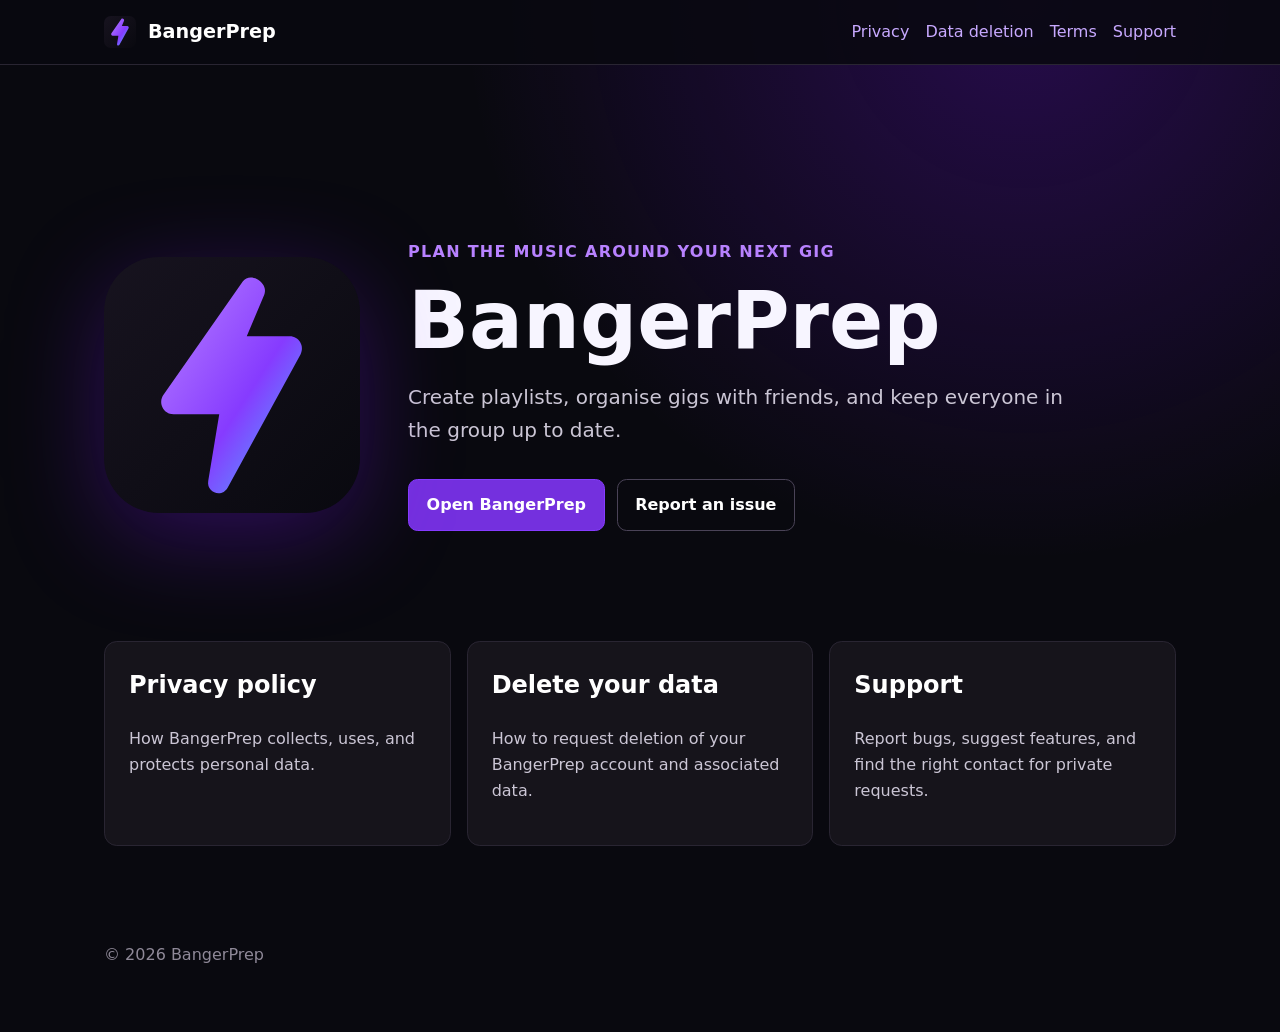
<file: index.html>
<!doctype html>
<html lang="en">
  <head>
    <meta charset="utf-8">
    <meta name="viewport" content="width=device-width, initial-scale=1">
    <meta name="description" content="BangerPrep support, privacy, and account information.">
    <title>BangerPrep</title>
    <link rel="icon" href="assets/app-icon.svg">
    <link rel="stylesheet" href="assets/styles.css">
  </head>
  <body>
    <header>
      <nav aria-label="Main navigation">
        <a class="brand" href="index.html">
          <img src="assets/app-icon.svg" alt="">
          BangerPrep
        </a>
        <div>
          <a href="privacy.html">Privacy</a>
          <a href="data-deletion.html">Data deletion</a>
          <a href="terms.html">Terms</a>
          <a href="support.html">Support</a>
        </div>
      </nav>
    </header>
    <main>
      <section class="hero">
        <img src="assets/app-icon.svg" alt="BangerPrep icon">
        <div>
          <p class="eyebrow">Plan the music around your next gig</p>
          <h1>BangerPrep</h1>
          <p>Create playlists, organise gigs with friends, and keep everyone in the group up to date.</p>
          <div class="actions">
            <a class="button primary" href="https://bangerprep-api.fly.dev/">Open BangerPrep</a>
            <a class="button" href="https://github.com/ljones140/bangerprep/issues">Report an issue</a>
          </div>
        </div>
      </section>
      <section class="cards" aria-label="Information">
        <a class="card" href="privacy.html">
          <h2>Privacy policy</h2>
          <p>How BangerPrep collects, uses, and protects personal data.</p>
        </a>
        <a class="card" href="data-deletion.html">
          <h2>Delete your data</h2>
          <p>How to request deletion of your BangerPrep account and associated data.</p>
        </a>
        <a class="card" href="support.html">
          <h2>Support</h2>
          <p>Report bugs, suggest features, and find the right contact for private requests.</p>
        </a>
      </section>
    </main>
    <footer>
      <p>&copy; 2026 BangerPrep</p>
    </footer>
  </body>
</html>
</file>
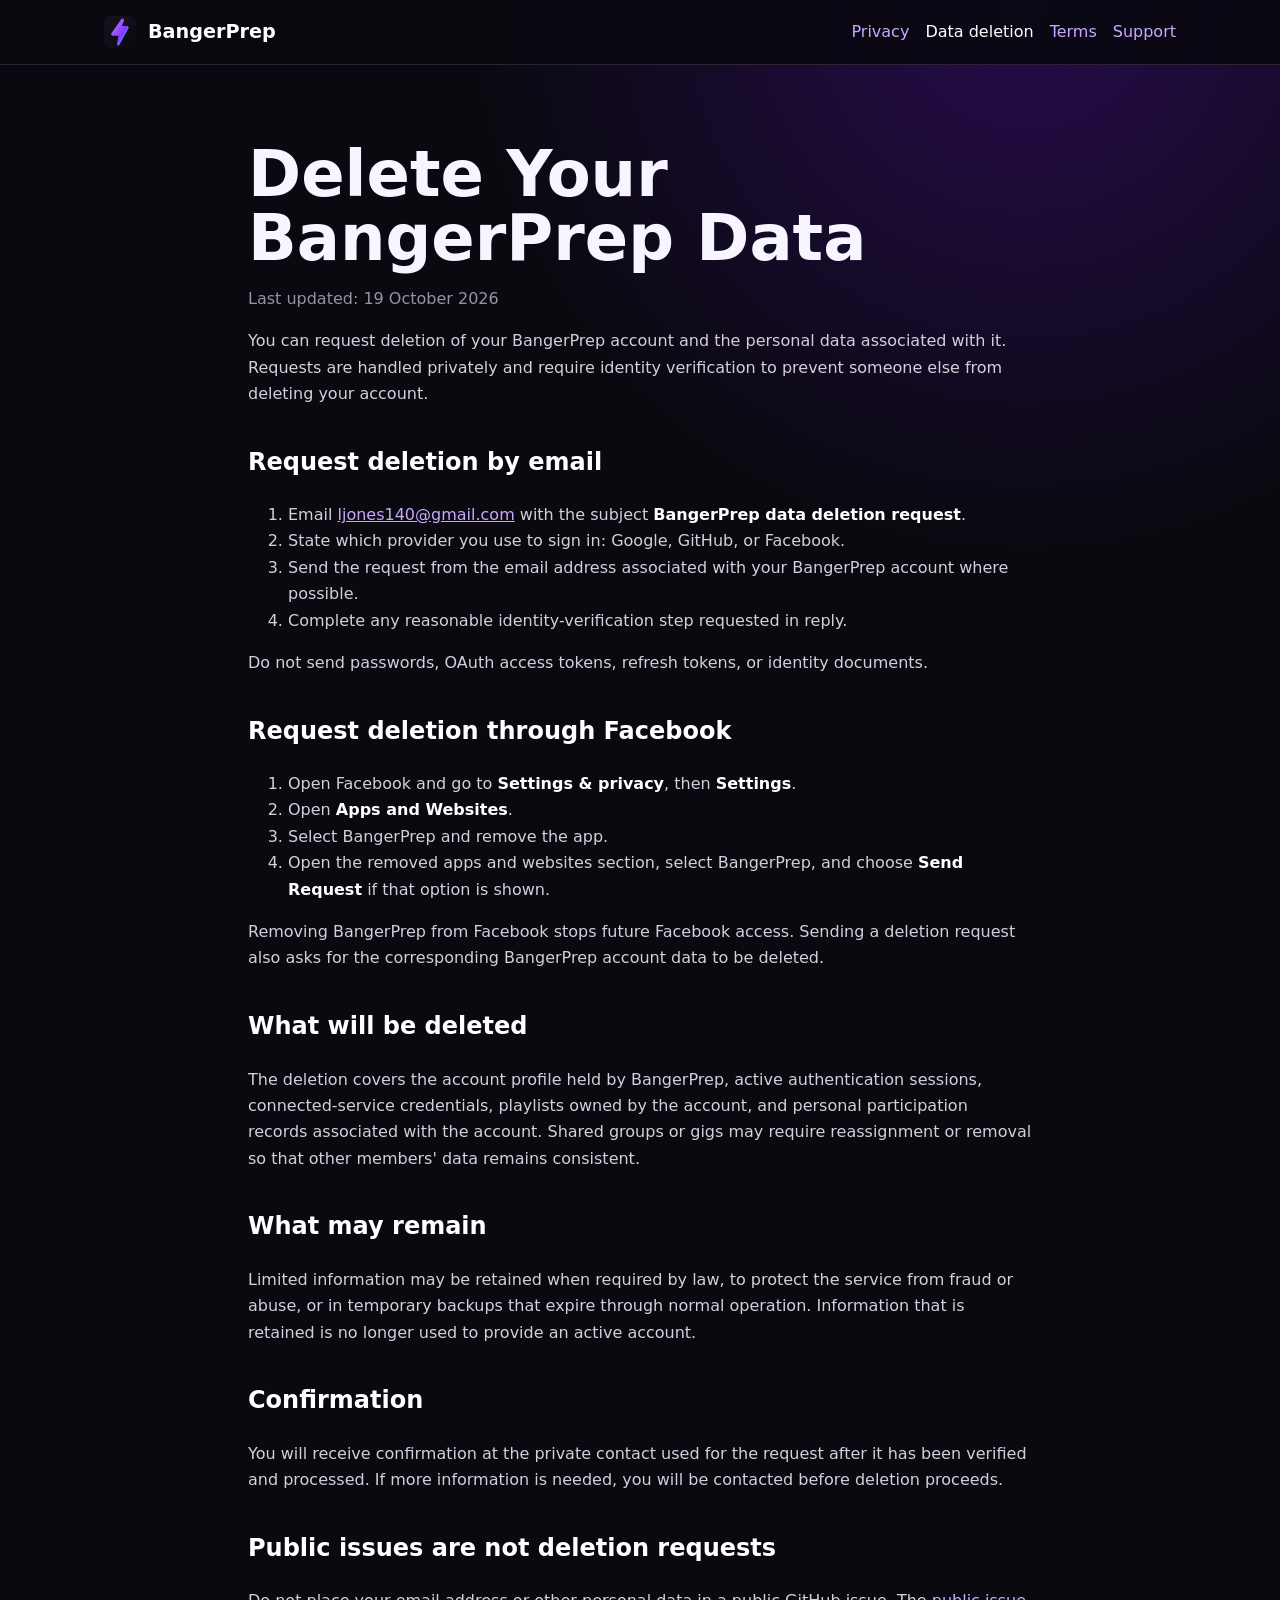
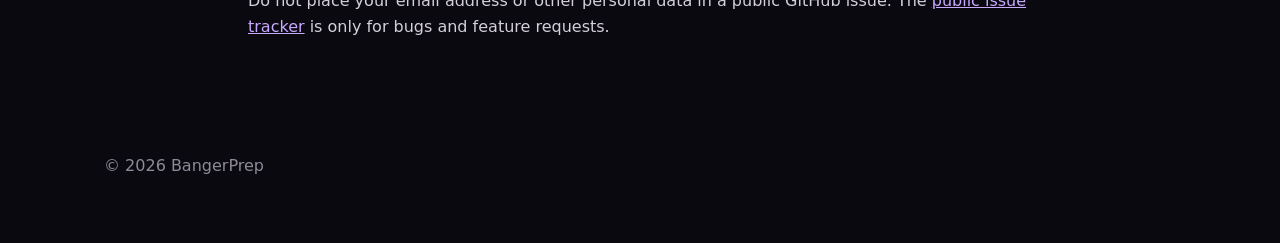
<file: data-deletion.html>
<!doctype html>
<html lang="en">
  <head>
    <meta charset="utf-8">
    <meta name="viewport" content="width=device-width, initial-scale=1">
    <meta name="description" content="Instructions for deleting your BangerPrep account and data.">
    <title>Data Deletion | BangerPrep</title>
    <link rel="icon" href="assets/app-icon.svg">
    <link rel="stylesheet" href="assets/styles.css">
  </head>
  <body>
    <header>
      <nav aria-label="Main navigation">
        <a class="brand" href="index.html">
          <img src="assets/app-icon.svg" alt="">
          BangerPrep
        </a>
        <div>
          <a href="privacy.html">Privacy</a>
          <a aria-current="page" href="data-deletion.html">Data deletion</a>
          <a href="terms.html">Terms</a>
          <a href="support.html">Support</a>
        </div>
      </nav>
    </header>
    <main class="document">
      <h1>Delete Your BangerPrep Data</h1>
      <p class="updated">Last updated: 19 October 2026</p>

      <p>You can request deletion of your BangerPrep account and the personal data associated with it. Requests are handled privately and require identity verification to prevent someone else from deleting your account.</p>

      <h2>Request deletion by email</h2>
      <ol>
        <li>Email <a href="mailto:ljones140@gmail.com?subject=BangerPrep%20data%20deletion%20request">ljones140@gmail.com</a> with the subject <strong>BangerPrep data deletion request</strong>.</li>
        <li>State which provider you use to sign in: Google, GitHub, or Facebook.</li>
        <li>Send the request from the email address associated with your BangerPrep account where possible.</li>
        <li>Complete any reasonable identity-verification step requested in reply.</li>
      </ol>
      <p>Do not send passwords, OAuth access tokens, refresh tokens, or identity documents.</p>

      <h2>Request deletion through Facebook</h2>
      <ol>
        <li>Open Facebook and go to <strong>Settings &amp; privacy</strong>, then <strong>Settings</strong>.</li>
        <li>Open <strong>Apps and Websites</strong>.</li>
        <li>Select BangerPrep and remove the app.</li>
        <li>Open the removed apps and websites section, select BangerPrep, and choose <strong>Send Request</strong> if that option is shown.</li>
      </ol>
      <p>Removing BangerPrep from Facebook stops future Facebook access. Sending a deletion request also asks for the corresponding BangerPrep account data to be deleted.</p>

      <h2>What will be deleted</h2>
      <p>The deletion covers the account profile held by BangerPrep, active authentication sessions, connected-service credentials, playlists owned by the account, and personal participation records associated with the account. Shared groups or gigs may require reassignment or removal so that other members' data remains consistent.</p>

      <h2>What may remain</h2>
      <p>Limited information may be retained when required by law, to protect the service from fraud or abuse, or in temporary backups that expire through normal operation. Information that is retained is no longer used to provide an active account.</p>

      <h2>Confirmation</h2>
      <p>You will receive confirmation at the private contact used for the request after it has been verified and processed. If more information is needed, you will be contacted before deletion proceeds.</p>

      <h2>Public issues are not deletion requests</h2>
      <p>Do not place your email address or other personal data in a public GitHub issue. The <a href="https://github.com/ljones140/bangerprep/issues">public issue tracker</a> is only for bugs and feature requests.</p>
    </main>
    <footer>
      <p>&copy; 2026 BangerPrep</p>
    </footer>
  </body>
</html>
</file>
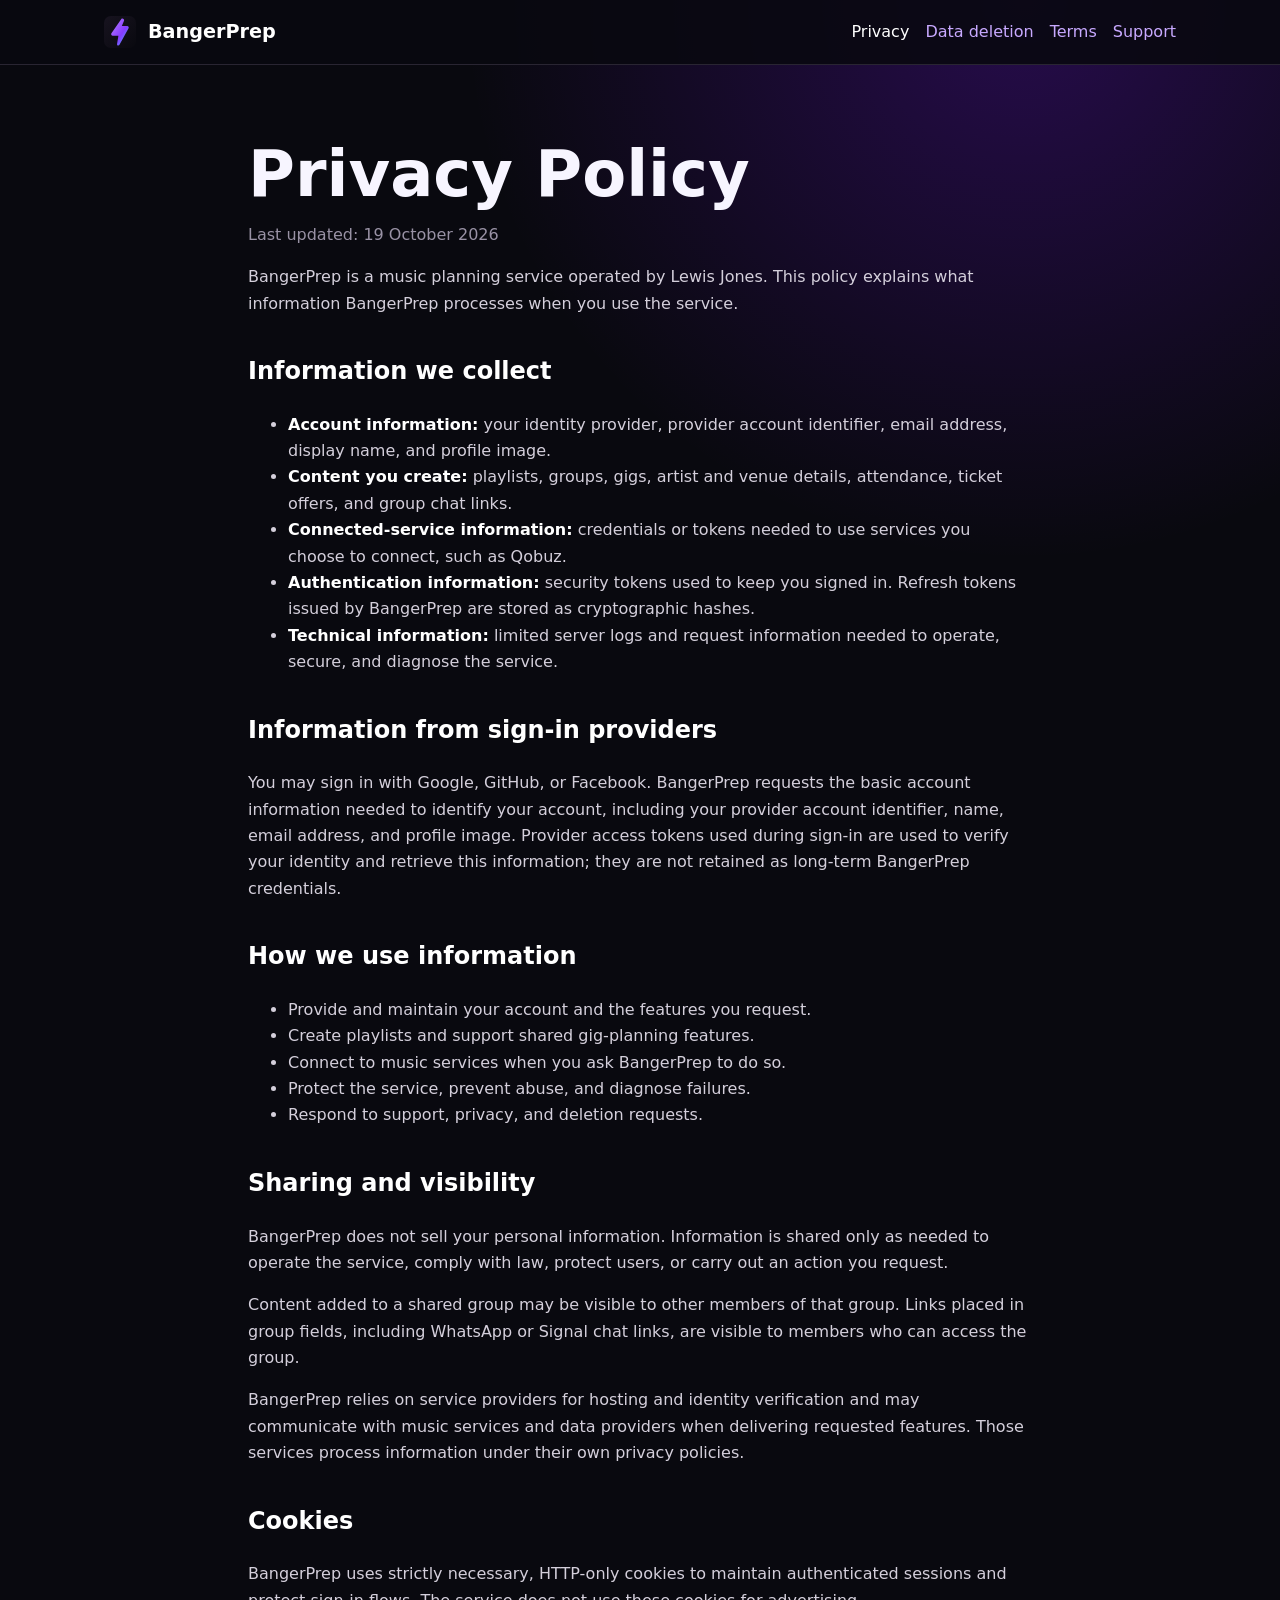
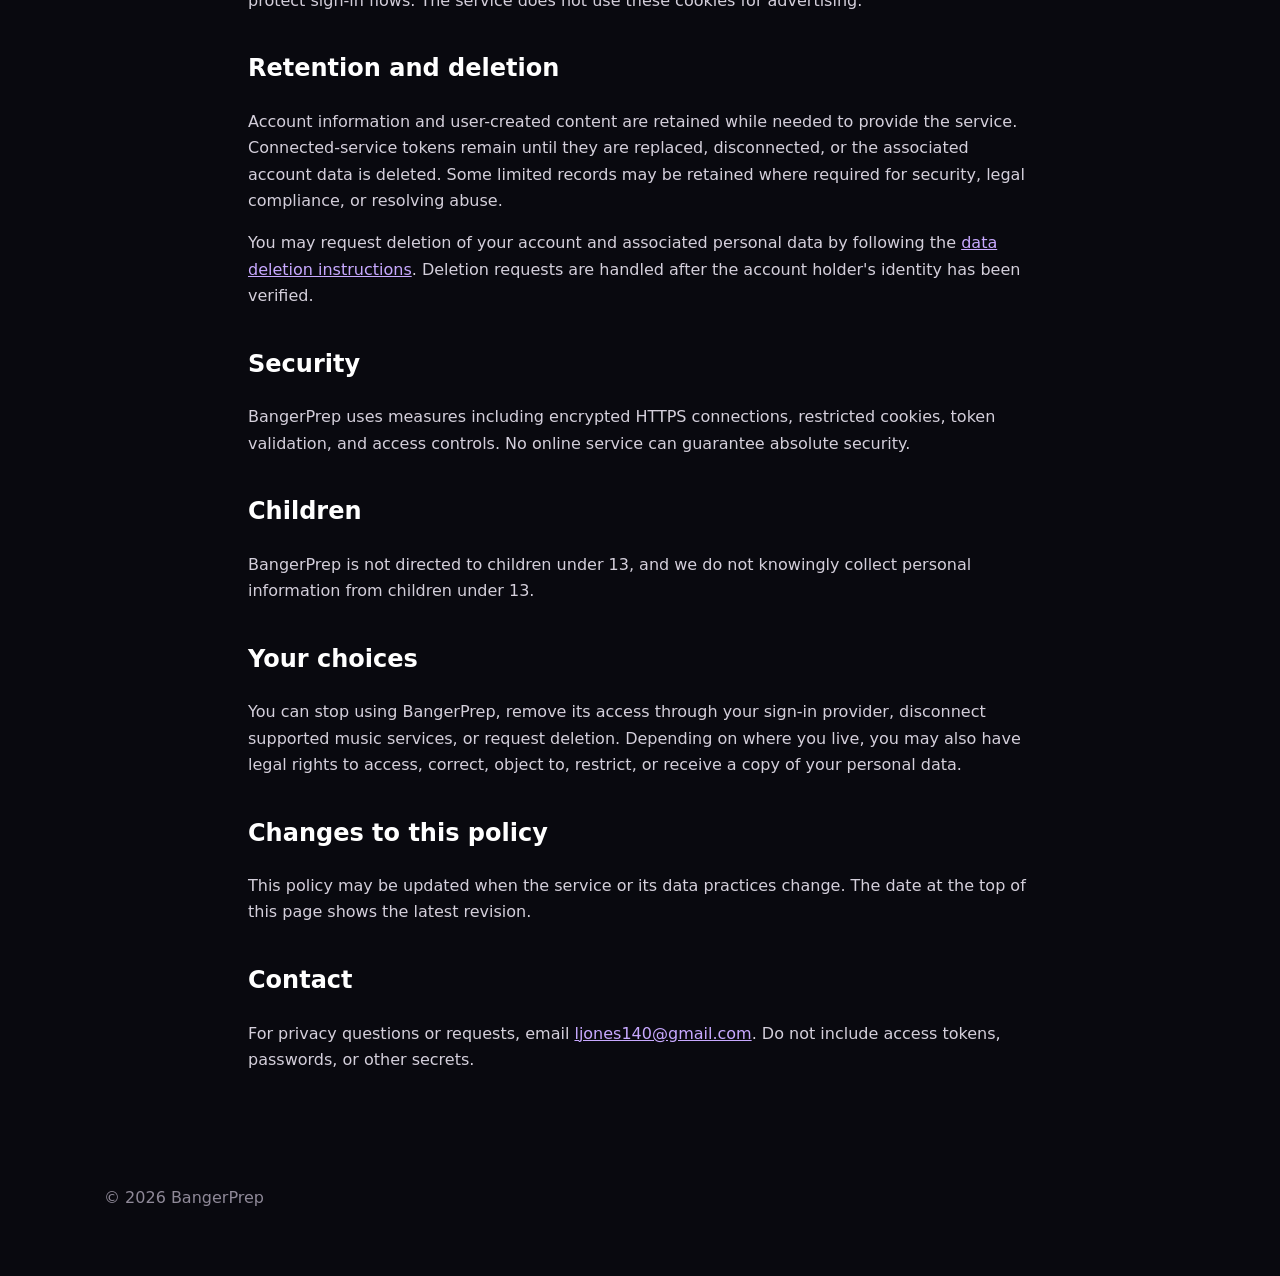
<file: privacy.html>
<!doctype html>
<html lang="en">
  <head>
    <meta charset="utf-8">
    <meta name="viewport" content="width=device-width, initial-scale=1">
    <meta name="description" content="BangerPrep privacy policy.">
    <title>Privacy Policy | BangerPrep</title>
    <link rel="icon" href="assets/app-icon.svg">
    <link rel="stylesheet" href="assets/styles.css">
  </head>
  <body>
    <header>
      <nav aria-label="Main navigation">
        <a class="brand" href="index.html">
          <img src="assets/app-icon.svg" alt="">
          BangerPrep
        </a>
        <div>
          <a aria-current="page" href="privacy.html">Privacy</a>
          <a href="data-deletion.html">Data deletion</a>
          <a href="terms.html">Terms</a>
          <a href="support.html">Support</a>
        </div>
      </nav>
    </header>
    <main class="document">
      <h1>Privacy Policy</h1>
      <p class="updated">Last updated: 19 October 2026</p>

      <p>BangerPrep is a music planning service operated by Lewis Jones. This policy explains what information BangerPrep processes when you use the service.</p>

      <h2>Information we collect</h2>
      <ul>
        <li><strong>Account information:</strong> your identity provider, provider account identifier, email address, display name, and profile image.</li>
        <li><strong>Content you create:</strong> playlists, groups, gigs, artist and venue details, attendance, ticket offers, and group chat links.</li>
        <li><strong>Connected-service information:</strong> credentials or tokens needed to use services you choose to connect, such as Qobuz.</li>
        <li><strong>Authentication information:</strong> security tokens used to keep you signed in. Refresh tokens issued by BangerPrep are stored as cryptographic hashes.</li>
        <li><strong>Technical information:</strong> limited server logs and request information needed to operate, secure, and diagnose the service.</li>
      </ul>

      <h2>Information from sign-in providers</h2>
      <p>You may sign in with Google, GitHub, or Facebook. BangerPrep requests the basic account information needed to identify your account, including your provider account identifier, name, email address, and profile image. Provider access tokens used during sign-in are used to verify your identity and retrieve this information; they are not retained as long-term BangerPrep credentials.</p>

      <h2>How we use information</h2>
      <ul>
        <li>Provide and maintain your account and the features you request.</li>
        <li>Create playlists and support shared gig-planning features.</li>
        <li>Connect to music services when you ask BangerPrep to do so.</li>
        <li>Protect the service, prevent abuse, and diagnose failures.</li>
        <li>Respond to support, privacy, and deletion requests.</li>
      </ul>

      <h2>Sharing and visibility</h2>
      <p>BangerPrep does not sell your personal information. Information is shared only as needed to operate the service, comply with law, protect users, or carry out an action you request.</p>
      <p>Content added to a shared group may be visible to other members of that group. Links placed in group fields, including WhatsApp or Signal chat links, are visible to members who can access the group.</p>
      <p>BangerPrep relies on service providers for hosting and identity verification and may communicate with music services and data providers when delivering requested features. Those services process information under their own privacy policies.</p>

      <h2>Cookies</h2>
      <p>BangerPrep uses strictly necessary, HTTP-only cookies to maintain authenticated sessions and protect sign-in flows. The service does not use these cookies for advertising.</p>

      <h2>Retention and deletion</h2>
      <p>Account information and user-created content are retained while needed to provide the service. Connected-service tokens remain until they are replaced, disconnected, or the associated account data is deleted. Some limited records may be retained where required for security, legal compliance, or resolving abuse.</p>
      <p>You may request deletion of your account and associated personal data by following the <a href="data-deletion.html">data deletion instructions</a>. Deletion requests are handled after the account holder's identity has been verified.</p>

      <h2>Security</h2>
      <p>BangerPrep uses measures including encrypted HTTPS connections, restricted cookies, token validation, and access controls. No online service can guarantee absolute security.</p>

      <h2>Children</h2>
      <p>BangerPrep is not directed to children under 13, and we do not knowingly collect personal information from children under 13.</p>

      <h2>Your choices</h2>
      <p>You can stop using BangerPrep, remove its access through your sign-in provider, disconnect supported music services, or request deletion. Depending on where you live, you may also have legal rights to access, correct, object to, restrict, or receive a copy of your personal data.</p>

      <h2>Changes to this policy</h2>
      <p>This policy may be updated when the service or its data practices change. The date at the top of this page shows the latest revision.</p>

      <h2>Contact</h2>
      <p>For privacy questions or requests, email <a href="mailto:ljones140@gmail.com">ljones140@gmail.com</a>. Do not include access tokens, passwords, or other secrets.</p>
    </main>
    <footer>
      <p>&copy; 2026 BangerPrep</p>
    </footer>
  </body>
</html>
</file>
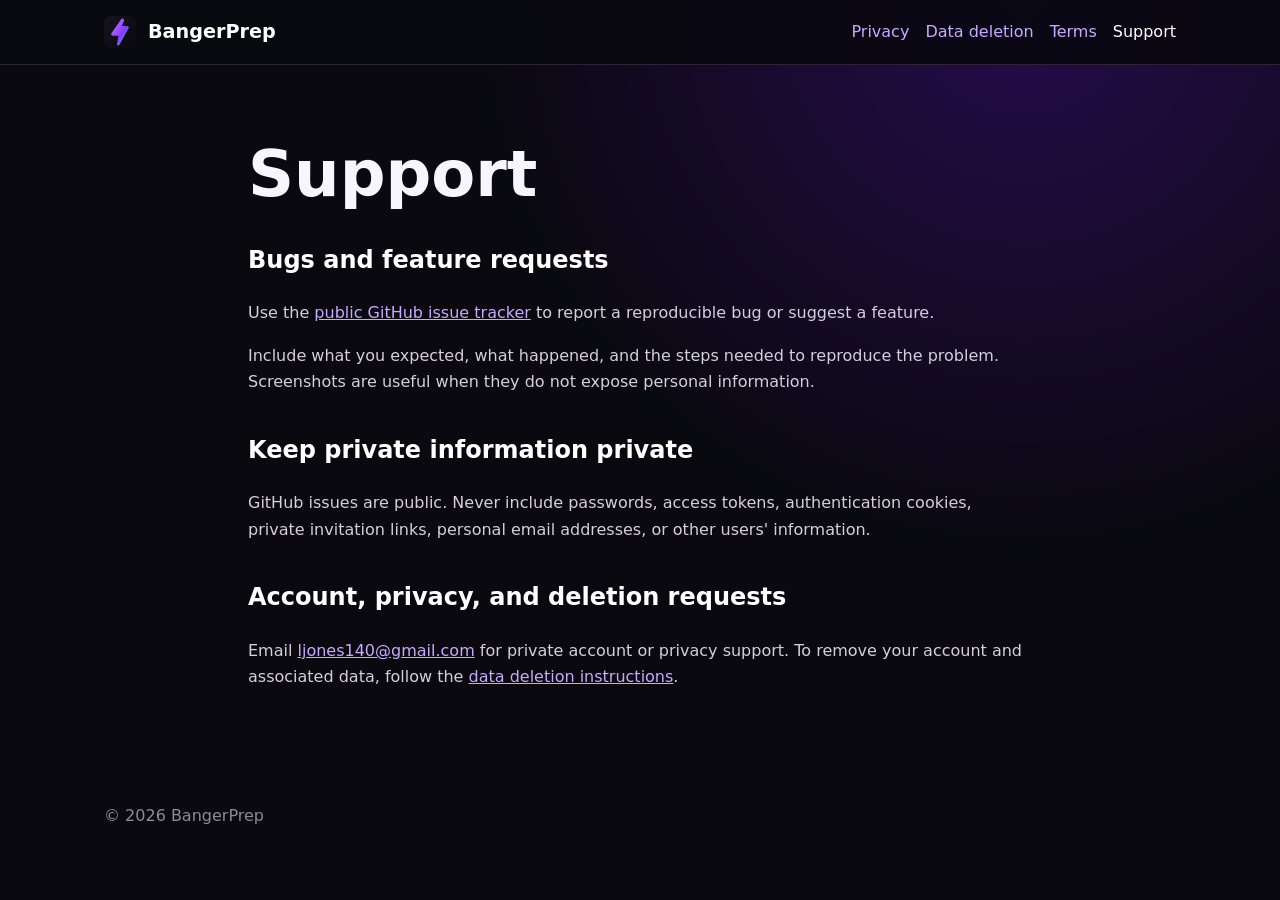
<file: support.html>
<!doctype html>
<html lang="en">
  <head>
    <meta charset="utf-8">
    <meta name="viewport" content="width=device-width, initial-scale=1">
    <meta name="description" content="BangerPrep support information.">
    <title>Support | BangerPrep</title>
    <link rel="icon" href="assets/app-icon.svg">
    <link rel="stylesheet" href="assets/styles.css">
  </head>
  <body>
    <header>
      <nav aria-label="Main navigation">
        <a class="brand" href="index.html">
          <img src="assets/app-icon.svg" alt="">
          BangerPrep
        </a>
        <div>
          <a href="privacy.html">Privacy</a>
          <a href="data-deletion.html">Data deletion</a>
          <a href="terms.html">Terms</a>
          <a aria-current="page" href="support.html">Support</a>
        </div>
      </nav>
    </header>
    <main class="document">
      <h1>Support</h1>

      <h2>Bugs and feature requests</h2>
      <p>Use the <a href="https://github.com/ljones140/bangerprep/issues">public GitHub issue tracker</a> to report a reproducible bug or suggest a feature.</p>
      <p>Include what you expected, what happened, and the steps needed to reproduce the problem. Screenshots are useful when they do not expose personal information.</p>

      <h2>Keep private information private</h2>
      <p>GitHub issues are public. Never include passwords, access tokens, authentication cookies, private invitation links, personal email addresses, or other users' information.</p>

      <h2>Account, privacy, and deletion requests</h2>
      <p>Email <a href="mailto:ljones140@gmail.com">ljones140@gmail.com</a> for private account or privacy support. To remove your account and associated data, follow the <a href="data-deletion.html">data deletion instructions</a>.</p>
    </main>
    <footer>
      <p>&copy; 2026 BangerPrep</p>
    </footer>
  </body>
</html>
</file>
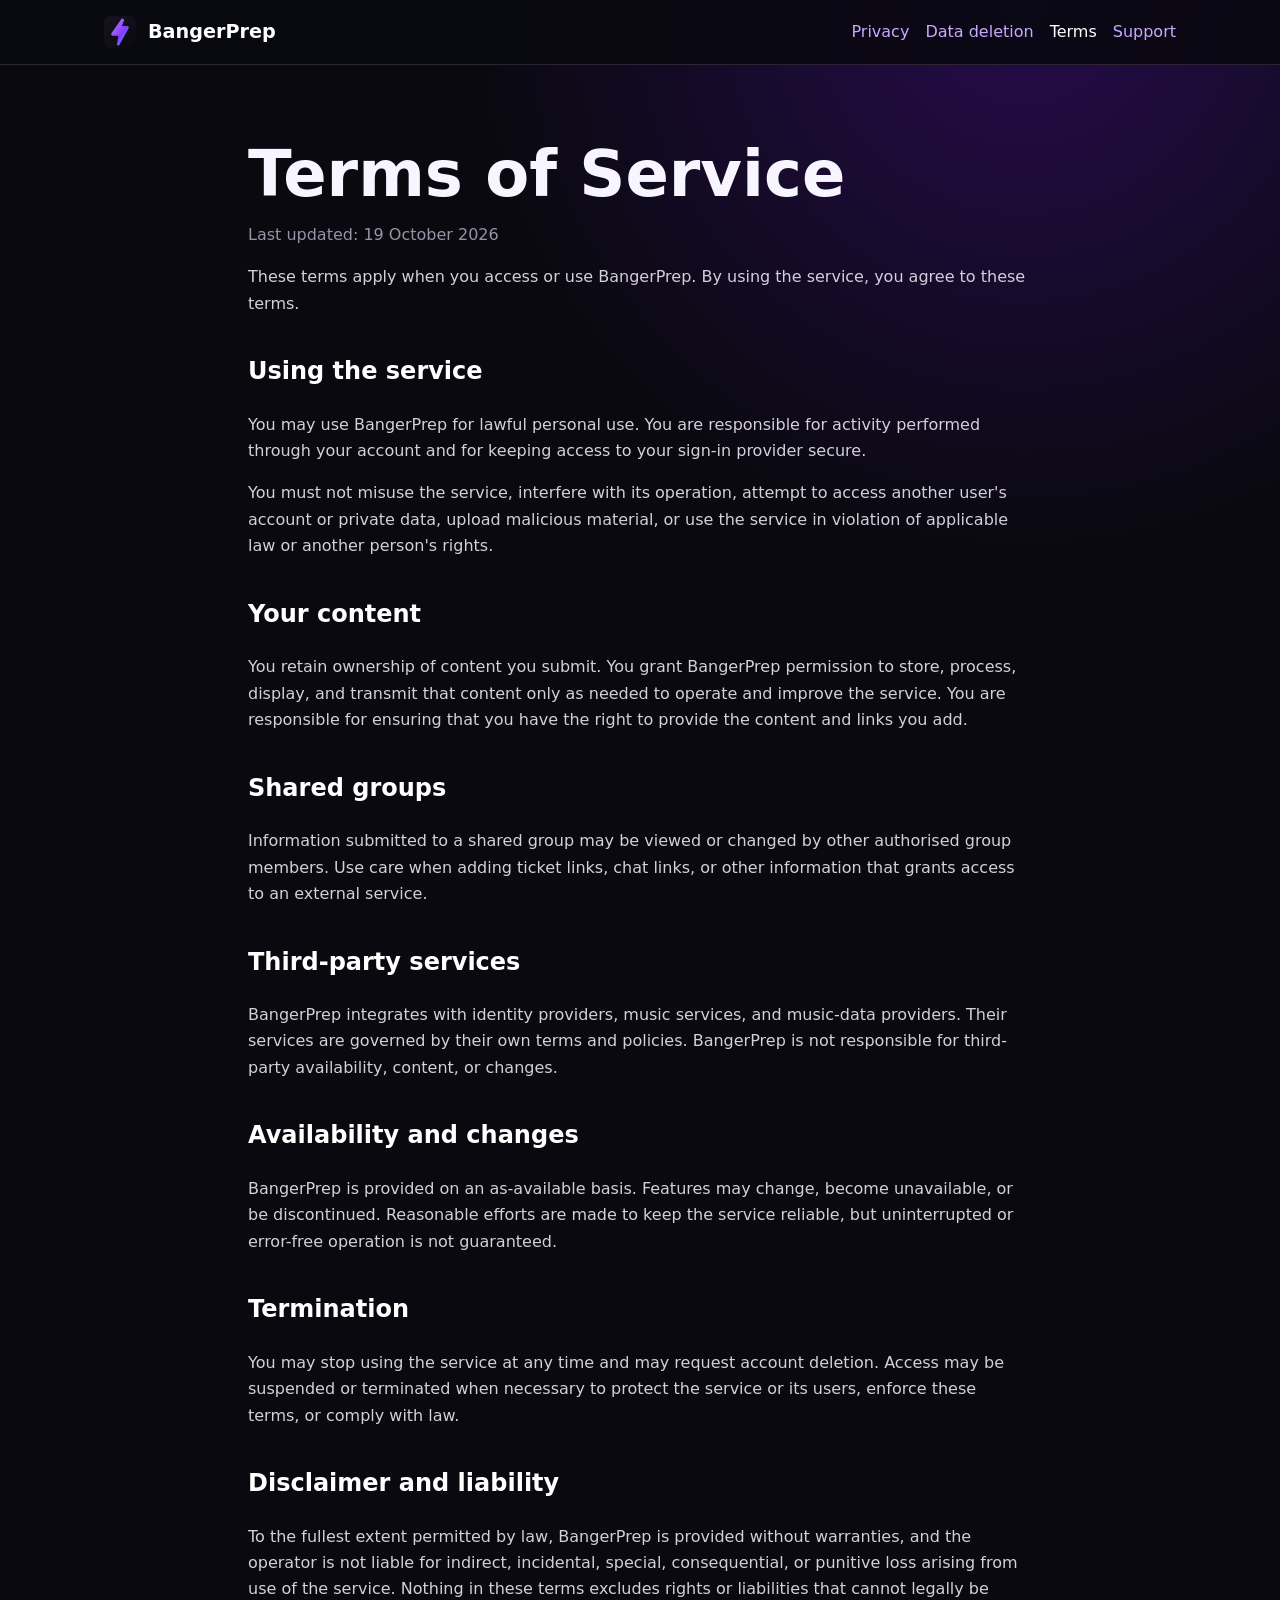
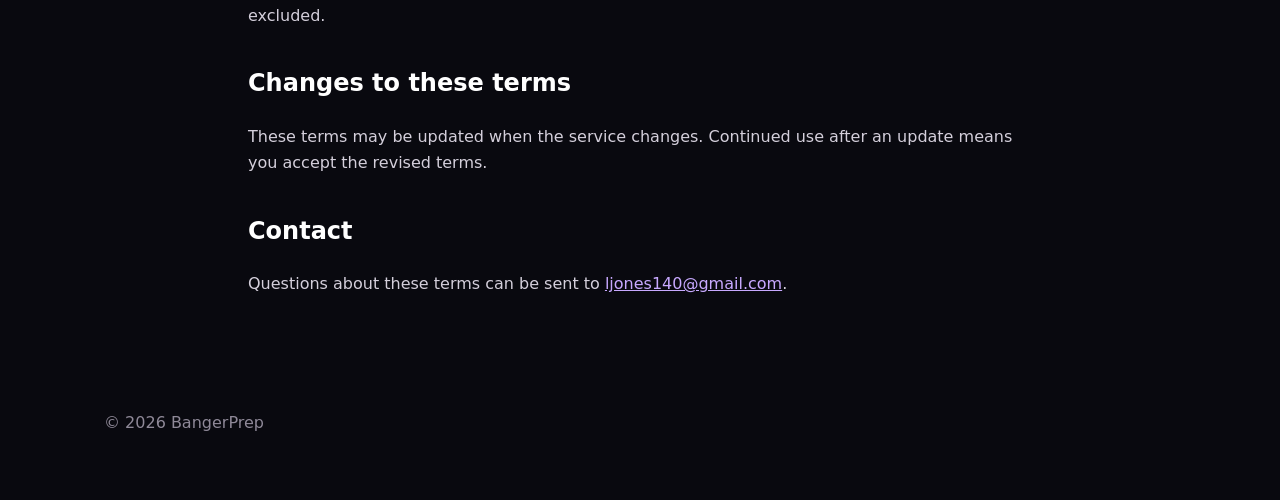
<file: terms.html>
<!doctype html>
<html lang="en">
  <head>
    <meta charset="utf-8">
    <meta name="viewport" content="width=device-width, initial-scale=1">
    <meta name="description" content="BangerPrep terms of service.">
    <title>Terms of Service | BangerPrep</title>
    <link rel="icon" href="assets/app-icon.svg">
    <link rel="stylesheet" href="assets/styles.css">
  </head>
  <body>
    <header>
      <nav aria-label="Main navigation">
        <a class="brand" href="index.html">
          <img src="assets/app-icon.svg" alt="">
          BangerPrep
        </a>
        <div>
          <a href="privacy.html">Privacy</a>
          <a href="data-deletion.html">Data deletion</a>
          <a aria-current="page" href="terms.html">Terms</a>
          <a href="support.html">Support</a>
        </div>
      </nav>
    </header>
    <main class="document">
      <h1>Terms of Service</h1>
      <p class="updated">Last updated: 19 October 2026</p>

      <p>These terms apply when you access or use BangerPrep. By using the service, you agree to these terms.</p>

      <h2>Using the service</h2>
      <p>You may use BangerPrep for lawful personal use. You are responsible for activity performed through your account and for keeping access to your sign-in provider secure.</p>
      <p>You must not misuse the service, interfere with its operation, attempt to access another user's account or private data, upload malicious material, or use the service in violation of applicable law or another person's rights.</p>

      <h2>Your content</h2>
      <p>You retain ownership of content you submit. You grant BangerPrep permission to store, process, display, and transmit that content only as needed to operate and improve the service. You are responsible for ensuring that you have the right to provide the content and links you add.</p>

      <h2>Shared groups</h2>
      <p>Information submitted to a shared group may be viewed or changed by other authorised group members. Use care when adding ticket links, chat links, or other information that grants access to an external service.</p>

      <h2>Third-party services</h2>
      <p>BangerPrep integrates with identity providers, music services, and music-data providers. Their services are governed by their own terms and policies. BangerPrep is not responsible for third-party availability, content, or changes.</p>

      <h2>Availability and changes</h2>
      <p>BangerPrep is provided on an as-available basis. Features may change, become unavailable, or be discontinued. Reasonable efforts are made to keep the service reliable, but uninterrupted or error-free operation is not guaranteed.</p>

      <h2>Termination</h2>
      <p>You may stop using the service at any time and may request account deletion. Access may be suspended or terminated when necessary to protect the service or its users, enforce these terms, or comply with law.</p>

      <h2>Disclaimer and liability</h2>
      <p>To the fullest extent permitted by law, BangerPrep is provided without warranties, and the operator is not liable for indirect, incidental, special, consequential, or punitive loss arising from use of the service. Nothing in these terms excludes rights or liabilities that cannot legally be excluded.</p>

      <h2>Changes to these terms</h2>
      <p>These terms may be updated when the service changes. Continued use after an update means you accept the revised terms.</p>

      <h2>Contact</h2>
      <p>Questions about these terms can be sent to <a href="mailto:ljones140@gmail.com">ljones140@gmail.com</a>.</p>
    </main>
    <footer>
      <p>&copy; 2026 BangerPrep</p>
    </footer>
  </body>
</html>
</file>
<file: assets/styles.css>
:root {
  color-scheme: dark;
  font-family: Inter, ui-sans-serif, system-ui, -apple-system, BlinkMacSystemFont, "Segoe UI", sans-serif;
  background: #09090f;
  color: #f7f5ff;
}

* {
  box-sizing: border-box;
}

body {
  min-height: 100vh;
  margin: 0;
  background:
    radial-gradient(circle at 80% 0%, rgba(126, 20, 255, 0.25), transparent 35rem),
    #09090f;
  line-height: 1.65;
}

a {
  color: #c8a9ff;
}

a:hover {
  color: #e5d8ff;
}

header {
  border-bottom: 1px solid #292532;
  background: rgba(9, 9, 15, 0.88);
}

nav {
  display: flex;
  max-width: 70rem;
  margin: 0 auto;
  padding: 1rem 1.5rem;
  align-items: center;
  justify-content: space-between;
  gap: 1rem;
}

nav > div {
  display: flex;
  flex-wrap: wrap;
  gap: 1rem;
}

nav a {
  text-decoration: none;
}

nav a[aria-current="page"] {
  color: #ffffff;
}

.brand {
  display: inline-flex;
  align-items: center;
  gap: 0.75rem;
  color: #ffffff;
  font-size: 1.2rem;
  font-weight: 800;
}

.brand img {
  width: 2rem;
  height: 2rem;
}

main {
  max-width: 70rem;
  margin: 0 auto;
  padding: 4rem 1.5rem;
}

.hero {
  display: grid;
  grid-template-columns: minmax(9rem, 16rem) 1fr;
  gap: 3rem;
  align-items: center;
  min-height: 32rem;
}

.hero > img {
  width: 100%;
  filter: drop-shadow(0 1.5rem 3rem rgba(126, 20, 255, 0.3));
}

.eyebrow {
  margin: 0;
  color: #b882ff;
  font-weight: 700;
  letter-spacing: 0.08em;
  text-transform: uppercase;
}

h1 {
  margin: 0.2em 0;
  font-size: clamp(2.5rem, 8vw, 5rem);
  line-height: 1;
}

h2 {
  margin-top: 2.2rem;
  color: #ffffff;
}

.hero p:not(.eyebrow) {
  max-width: 43rem;
  color: #cbc6d5;
  font-size: 1.25rem;
}

.actions {
  display: flex;
  flex-wrap: wrap;
  gap: 0.75rem;
  margin-top: 2rem;
}

.button {
  display: inline-block;
  padding: 0.75rem 1.1rem;
  border: 1px solid #4a4357;
  border-radius: 0.6rem;
  color: #ffffff;
  text-decoration: none;
  font-weight: 700;
}

.button.primary {
  border-color: #863bff;
  background: #7430de;
}

.cards {
  display: grid;
  grid-template-columns: repeat(3, 1fr);
  gap: 1rem;
}

.card {
  padding: 1.5rem;
  border: 1px solid #292532;
  border-radius: 0.8rem;
  background: rgba(25, 23, 31, 0.8);
  color: #cbc6d5;
  text-decoration: none;
}

.card:hover {
  border-color: #7e14ff;
}

.card h2 {
  margin-top: 0;
}

.document {
  max-width: 52rem;
}

.document h1 {
  font-size: clamp(2.4rem, 7vw, 4rem);
}

.document p,
.document li {
  color: #d4cfdb;
}

.document strong {
  color: #ffffff;
}

.updated {
  color: #9992a5 !important;
}

footer {
  max-width: 70rem;
  margin: 0 auto;
  padding: 1rem 1.5rem 3rem;
  color: #8f8998;
}

@media (max-width: 46rem) {
  nav,
  .hero {
    display: block;
  }

  nav > div {
    margin-top: 1rem;
  }

  .hero {
    min-height: auto;
  }

  .hero > img {
    width: 8rem;
    margin-bottom: 2rem;
  }

  .cards {
    grid-template-columns: 1fr;
  }
}
</file>
